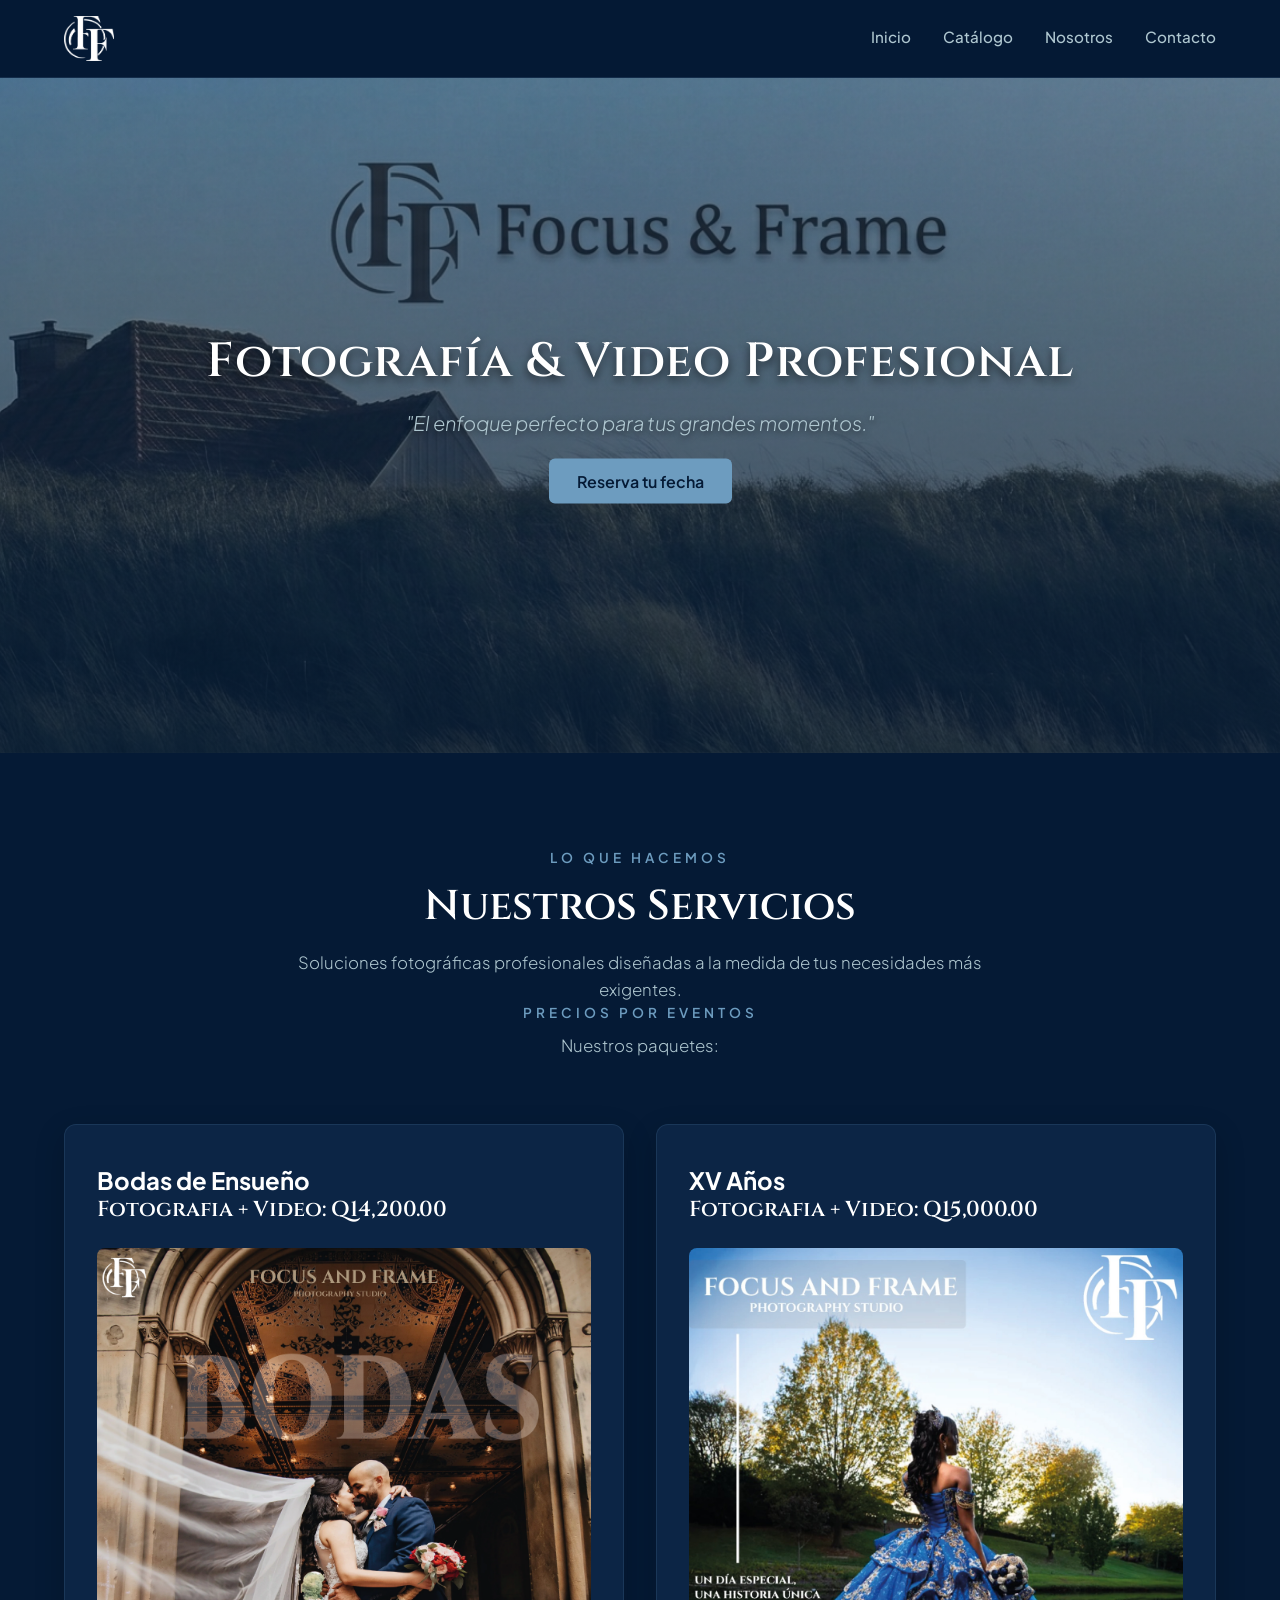
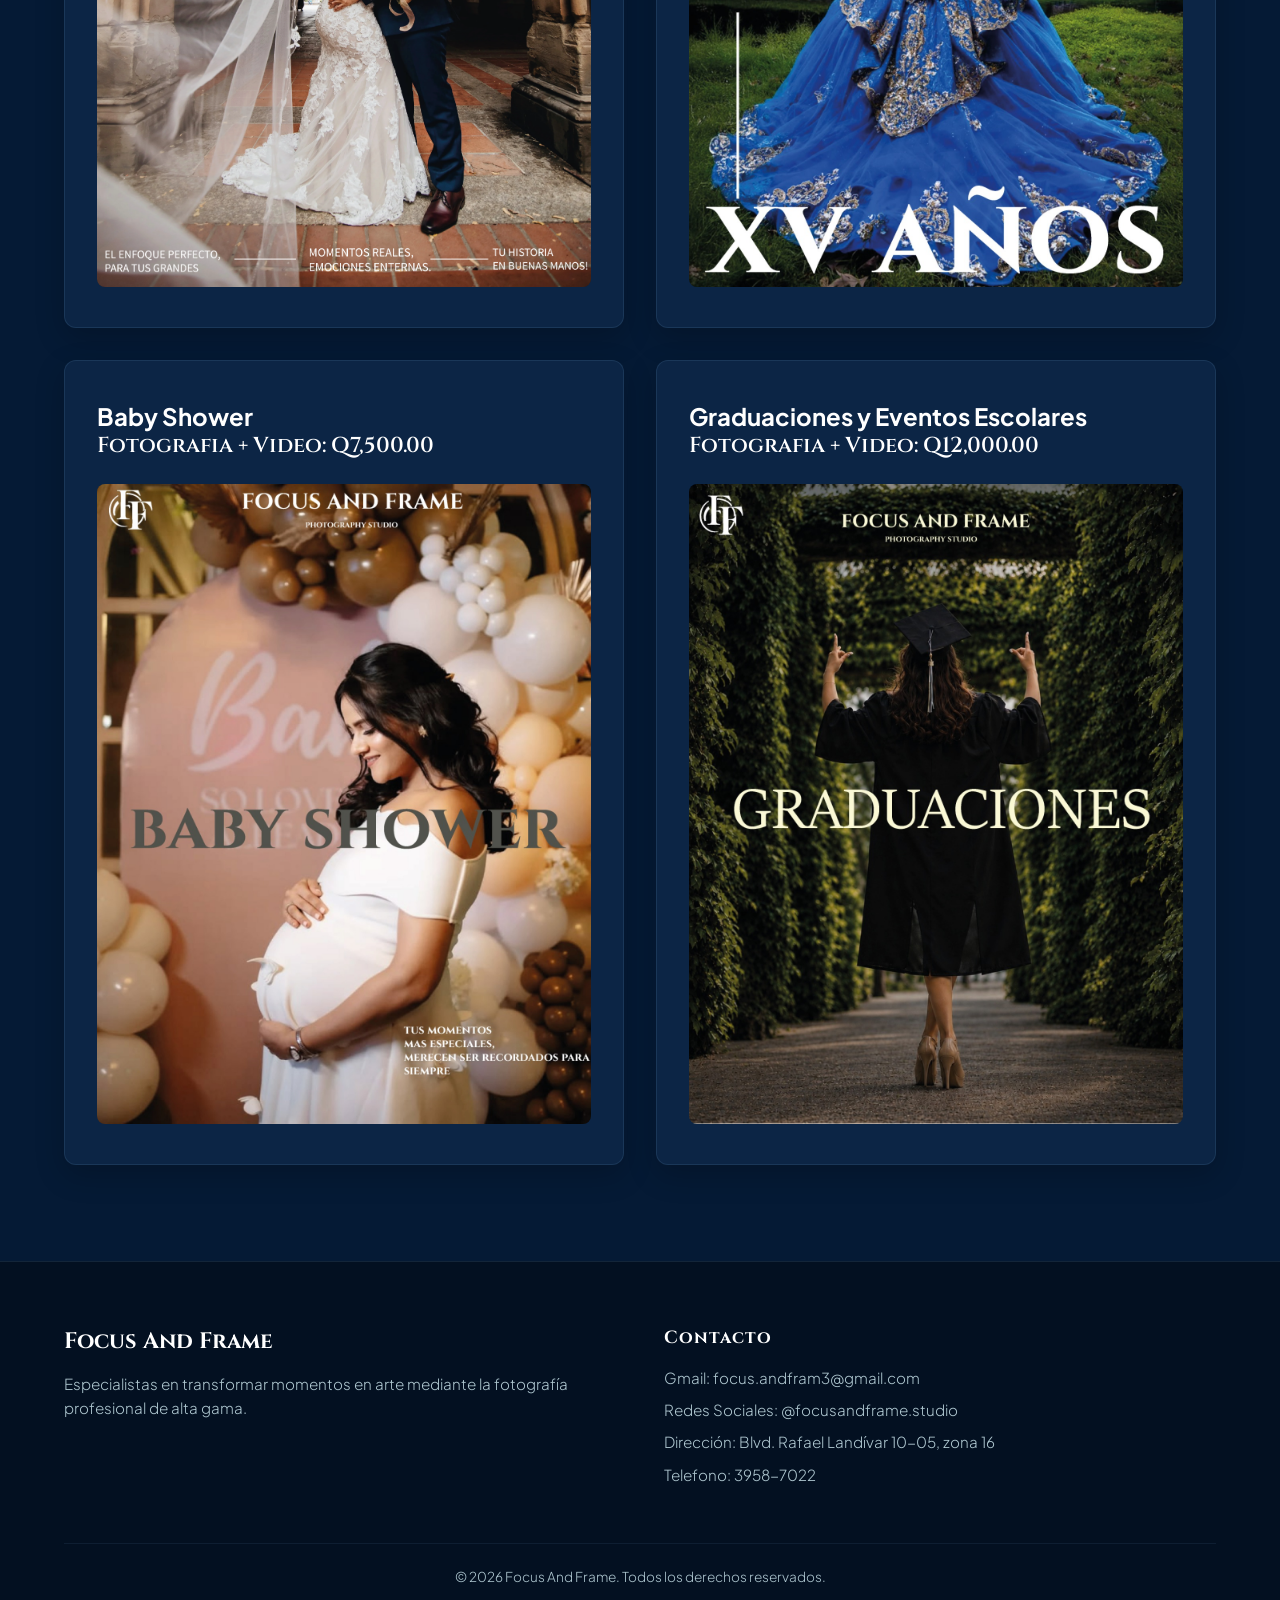
<file: index.html>
<!DOCTYPE html>
<html lang="es">
<head>
    <meta charset="UTF-8">
    <meta name="viewport" content="width=device-width, initial-scale=1.0">
    <title>Focus And Frame - Fotografía Profesional de Lujo</title>

    <!-- Google Fonts (Cinzel y Plus Jakarta Sans) -->
    <link rel="preconnect" href="https://fonts.googleapis.com">
    <link rel="preconnect" href="https://fonts.gstatic.com" crossorigin>
    <link href="https://fonts.googleapis.com/css2?family=Cinzel:wght@500;600;700&family=Plus+Jakarta+Sans:wght@300;400;500;600&display=swap" rel="stylesheet">

    <link rel="stylesheet" href="style.css">
</head>
<body class="contenedor-index">

    <!-- NAVEGACIÓN Y ENCABEZADO -->
    <header class="header">
        <div class="logo">
            <img src="img/logo focus and frame.png" alt="Logo Focus And Frame">
        </div>
        <nav class="nav-links">
            <a href="index.html">Inicio</a>
            <a href="catálogo.html">Catálogo</a>
            <a href="nosotros.html">Nosotros</a>
            <a href="contacto.html">Contacto</a>
        </nav>
    </header>

    <!-- PORTADA -->
    <section class="portada">
        <div class="portada-overlay"></div>
        <img src="img/Banner de inicio.jfif" alt="Banner de inicio">
        <div class="texto-portada">
            <h1>Fotografía & Video Profesional</h1>
            <p>"El enfoque perfecto para tus grandes momentos."</p>

            <!-- Botón interactivo "Reserva tu fecha" -->
            <a href="contacto.html" class="btn-reserva">Reserva tu fecha</a>
        </div>
    </section>

    <!-- CONTENIDO PRINCIPAL / SERVICIOS -->
    <main class="services-section">
        <div class="section-header">
            <h2>Lo que hacemos</h2>
            <h1>Nuestros Servicios</h1>
            <p>Soluciones fotográficas profesionales diseñadas a la medida de tus necesidades más exigentes.</p>
            <h2>Precios Por Eventos</h2>
            <p>Nuestros paquetes:</p>
        </div>

        <div class="services-grid">
            <!-- Tarjeta 1 -->
            <article class="service-card">
                <h2>Bodas de Ensueño</h2>
                <h3>Fotografia + Video: Q14,200.00</h3>
                <img src="img/flayer bodas.png" alt="Flyer Bodas">
            </article>

            <!-- Tarjeta 2 -->
            <article class="service-card">
                <h2>XV Años</h2>
                <h3>Fotografia + Video: Q15,000.00</h3>
                <img src="img/flayer XV años.jpeg" alt="Flyer XV años">
            </article>

            <!-- Tarjeta 3 -->
            <article class="service-card">
                <h2>Baby Shower</h2>
                <h3>Fotografia + Video: Q7,500.00</h3>
                <img src="img/flyer baby shower.jpeg" alt="Flyer Baby Shower">
            </article>

            <!-- Tarjeta 4 -->
            <article class="service-card">
               <h2>Graduaciones y Eventos Escolares</h2>
               <h3>Fotografia + Video: Q12,000.00</h3>
                <img src="img/flayer graduaciones.jpeg" alt="Flyer Graduaciones">
            </article>
        </div>
    </main>

    <!-- FOOTER -->
    <footer class="footer">
        <div class="footer-content">
            <div class="footer-col">
                <h3>Focus And Frame</h3>
                <p>Especialistas en transformar momentos en arte mediante la fotografía profesional de alta gama.</p>
            </div>
            <div class="footer-col">
                <h4>Contacto</h4>
                <p>Gmail: focus.andfram3@gmail.com</p>
                <p>Redes Sociales: @focusandframe.studio</p>
                <p>Dirección: Blvd. Rafael Landívar 10-05, zona 16</p>
                <p>Telefono: 3958-7022</p>
            </div>
        </div>
        <div class="footer-bottom">
            <p>&copy; 2026 Focus And Frame. Todos los derechos reservados.</p>
        </div>
    </footer>
</body>
</html>
</file>
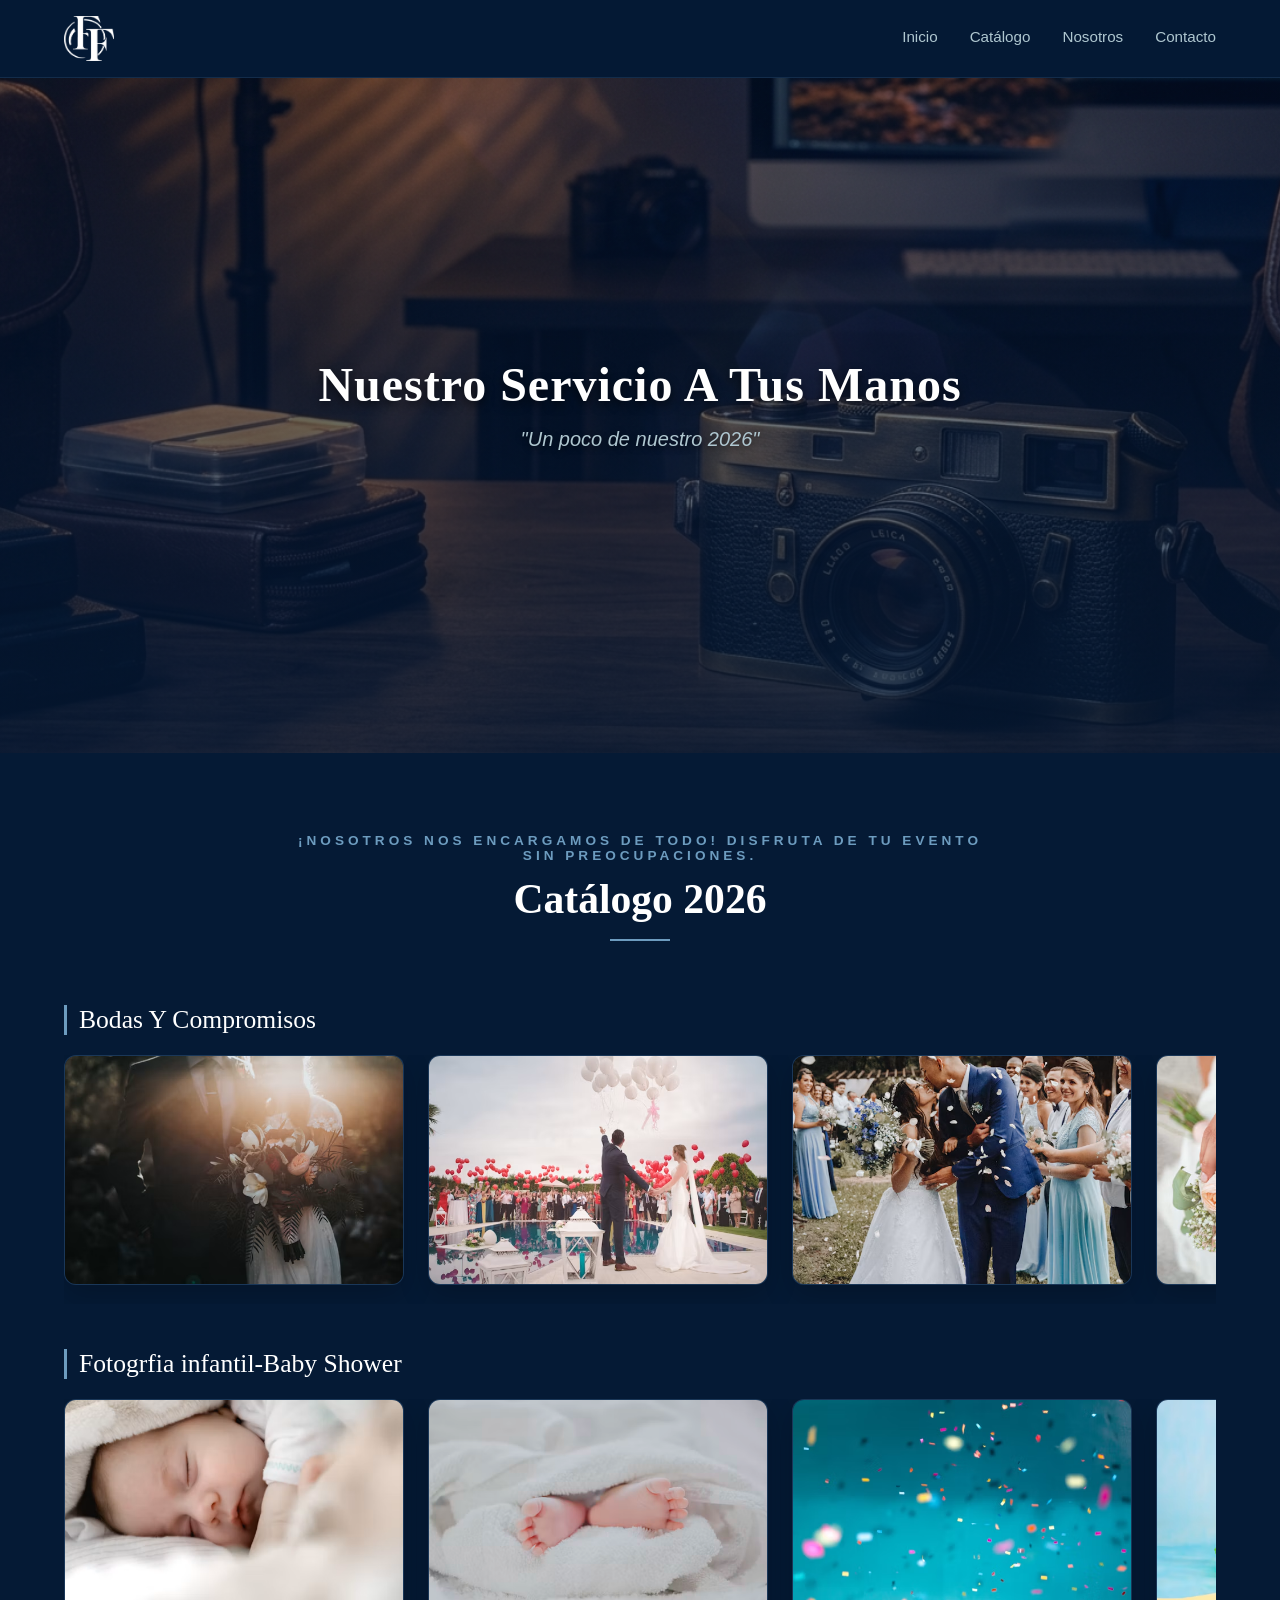
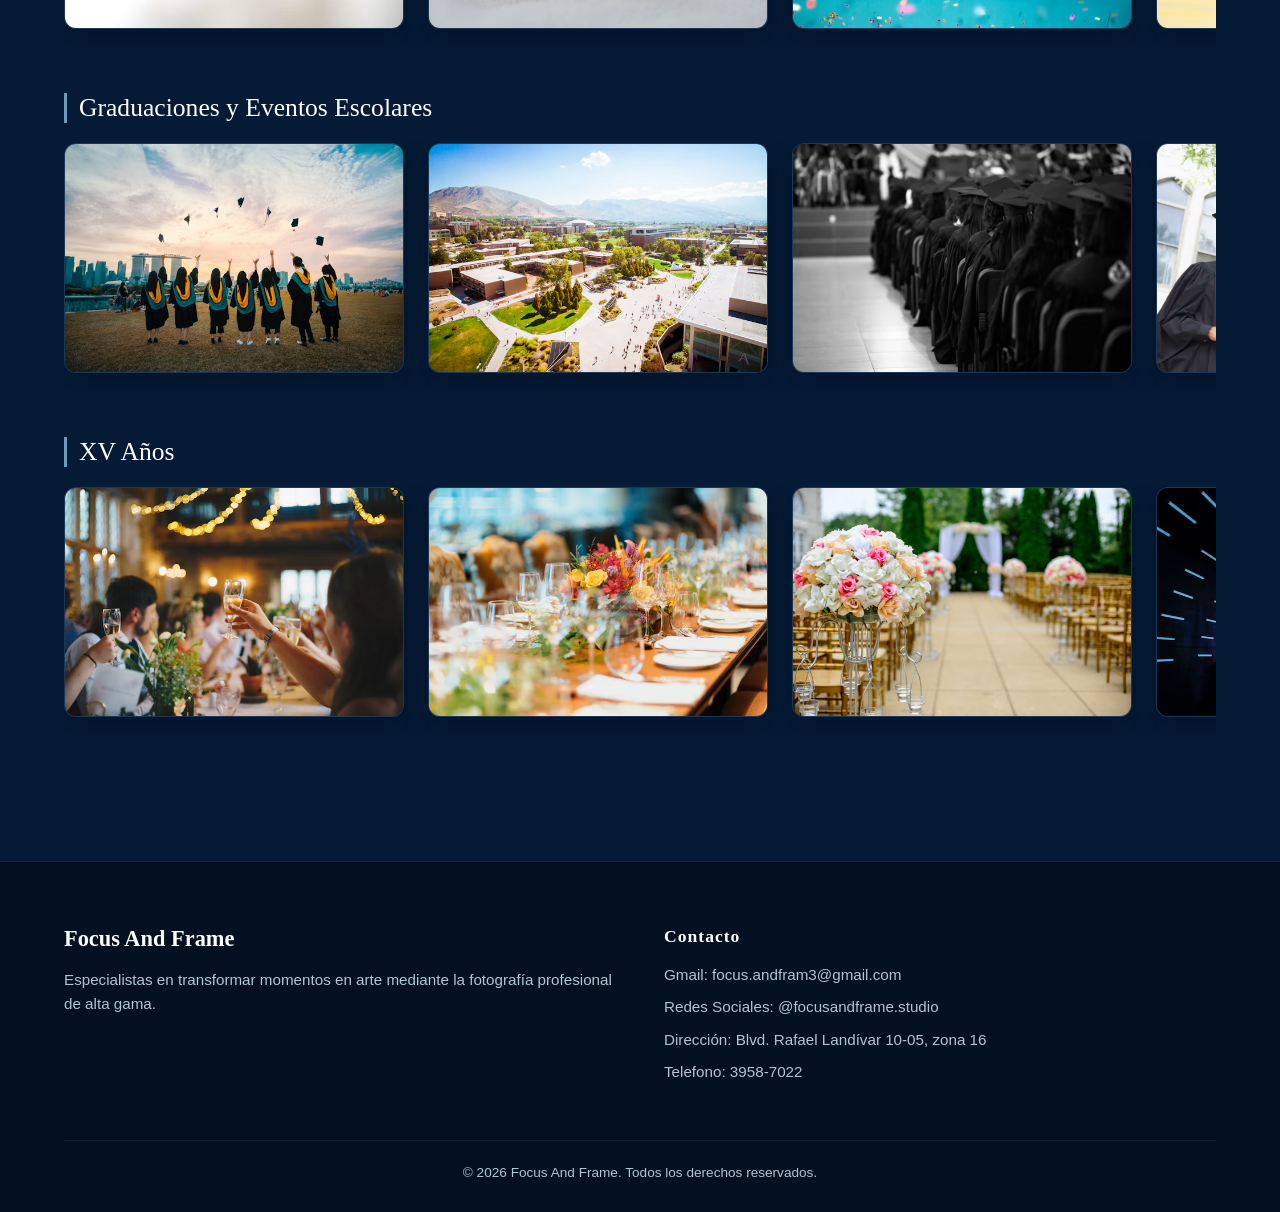
<file: catálogo.html>
<!DOCTYPE html>
<html lang="es">
<head>
    <meta charset="UTF-8">
    <meta name="viewport" content="width=device-width, initial-scale=1.0">
    <title>Catálogo de Eventos</title>
    <link rel="stylesheet" href="style.css">
</head>
<body class="contenedor-catalogo">
     <!-- NAVEGACIÓN Y ENCABEZADO -->
    <header class="header">
        <div class="logo">
            <img src="img/logo focus and frame.png" alt="Logo Focus And Frame">
        </div>
        <nav class="nav-links">
           <a href="index.html">Inicio</a>
            <a href="catálogo.html">Catálogo</a>
            <a href="nosotros.html">Nosotros</a>
            <a href="contacto.html">Contacto</a>
        </nav>
    </header>

      <!-- PORTADA -->
    <section class="portada">
        <div class="portada-overlay"></div>
        <img src="img/Banner de catalogo.jfif" alt="Banner de inicio">
        <div class="texto-portada">
            <h1>Nuestro Servicio A Tus Manos</h1>
            <p>"Un poco de nuestro 2026"</p>
        </div>
    </section>

    <main class="catalog-container">
        <!-- Encabezado de la sección -->
        <header class="catalog-header">
            <p class="subtitle">¡Nosotros nos encargamos de todo! Disfruta de tu evento sin preocupaciones.</p>
            <h1 class="title">Catálogo 2026</h1>
            <div class="underline"></div>
        </header>

        <!-- CARRUSEL 1: Bodas Y Compromisos -->
        <section class="carrusel-seccion">
            <h2>Bodas Y Compromisos</h2>
            <div class="carrusel-contenedor">
                <div class="carrusel-track">
                    <div class="carrusel-item"><img src="img/boda1.avif" alt="Boda 1"></div>
                    <div class="carrusel-item"><img src="img/boda2.avif" alt="Boda 2"></div>
                    <div class="carrusel-item"><img src="img/boda3.avif" alt="Boda 3"></div>
                    <div class="carrusel-item"><img src="img/boda4.avif" alt="Boda 4"></div>
                </div>
            </div>
        </section>

        <!-- CARRUSEL 2: Baby shower -->
        <section class="carrusel-seccion">
            <h2>Fotogrfia infantil-Baby Shower</h2>
            <div class="carrusel-contenedor">
                <div class="carrusel-track">
                    <div class="carrusel-item"><img src="img/Baby1.avif" alt="Baby Shower 1"></div>
                    <div class="carrusel-item"><img src="img/baby2.avif" alt="Baby Shower 2"></div>
                    <div class="carrusel-item"><img src="img/baby3.avif" alt="Baby Shower 3"></div>
                    <div class="carrusel-item"><img src="img/baby4.avif" alt="Baby Shower 4"></div>
                </div>
            </div>
        </section>

        <!-- CARRUSEL 3: Graduaciones y Eventos Escolares -->
        <section class="carrusel-seccion">
            <h2>Graduaciones y Eventos Escolares</h2>
            <div class="carrusel-contenedor">
                <div class="carrusel-track">
                    <div class="carrusel-item"><img src="img/grad1.avif" alt="Graduación 1"></div>
                    <div class="carrusel-item"><img src="img/grad2.avif" alt="Graduación 2"></div>
                    <div class="carrusel-item"><img src="img/grad3.avif" alt="Graduación 3"></div>
                    <div class="carrusel-item"><img src="img/grad4.avif" alt="Graduación 4"></div>
                </div>
            </div>
        </section>

        <!-- CARRUSEL 4: XV años -->
        <section class="carrusel-seccion">
            <h2>XV Años</h2>
            <div class="carrusel-contenedor">
                <div class="carrusel-track">
                    <div class="carrusel-item"><img src="img/xv1.avif" alt="XV Años 1"></div>
                    <div class="carrusel-item"><img src="img/xv2.avif" alt="XV Años 2"></div>
                    <div class="carrusel-item"><img src="img/xv3.avif" alt="XV Años 3"></div>
                    <div class="carrusel-item"><img src="img/xv4.avif" alt="XV Años 4"></div>
                </div>
            </div>
        </section>
    </main>
         
    <!-- FOOTER -->
    <footer class="footer">
        <div class="footer-content">
            <div class="footer-col">
                <h3>Focus And Frame</h3>
                <p>Especialistas en transformar momentos en arte mediante la fotografía profesional de alta gama.</p>
            </div>
            <div class="footer-col">
                <h4>Contacto</h4>
                <p>Gmail: focus.andfram3@gmail.com</p>
                <p>Redes Sociales: @focusandframe.studio</p>
                <p>Dirección: Blvd. Rafael Landívar 10-05, zona 16</p>
                <p>Telefono: 3958-7022</p>
            </div>
        </div>
        <div class="footer-bottom">
            <p>&copy; 2026 Focus And Frame. Todos los derechos reservados.</p>
        </div>
    </footer>
</body>
</html>
</file>
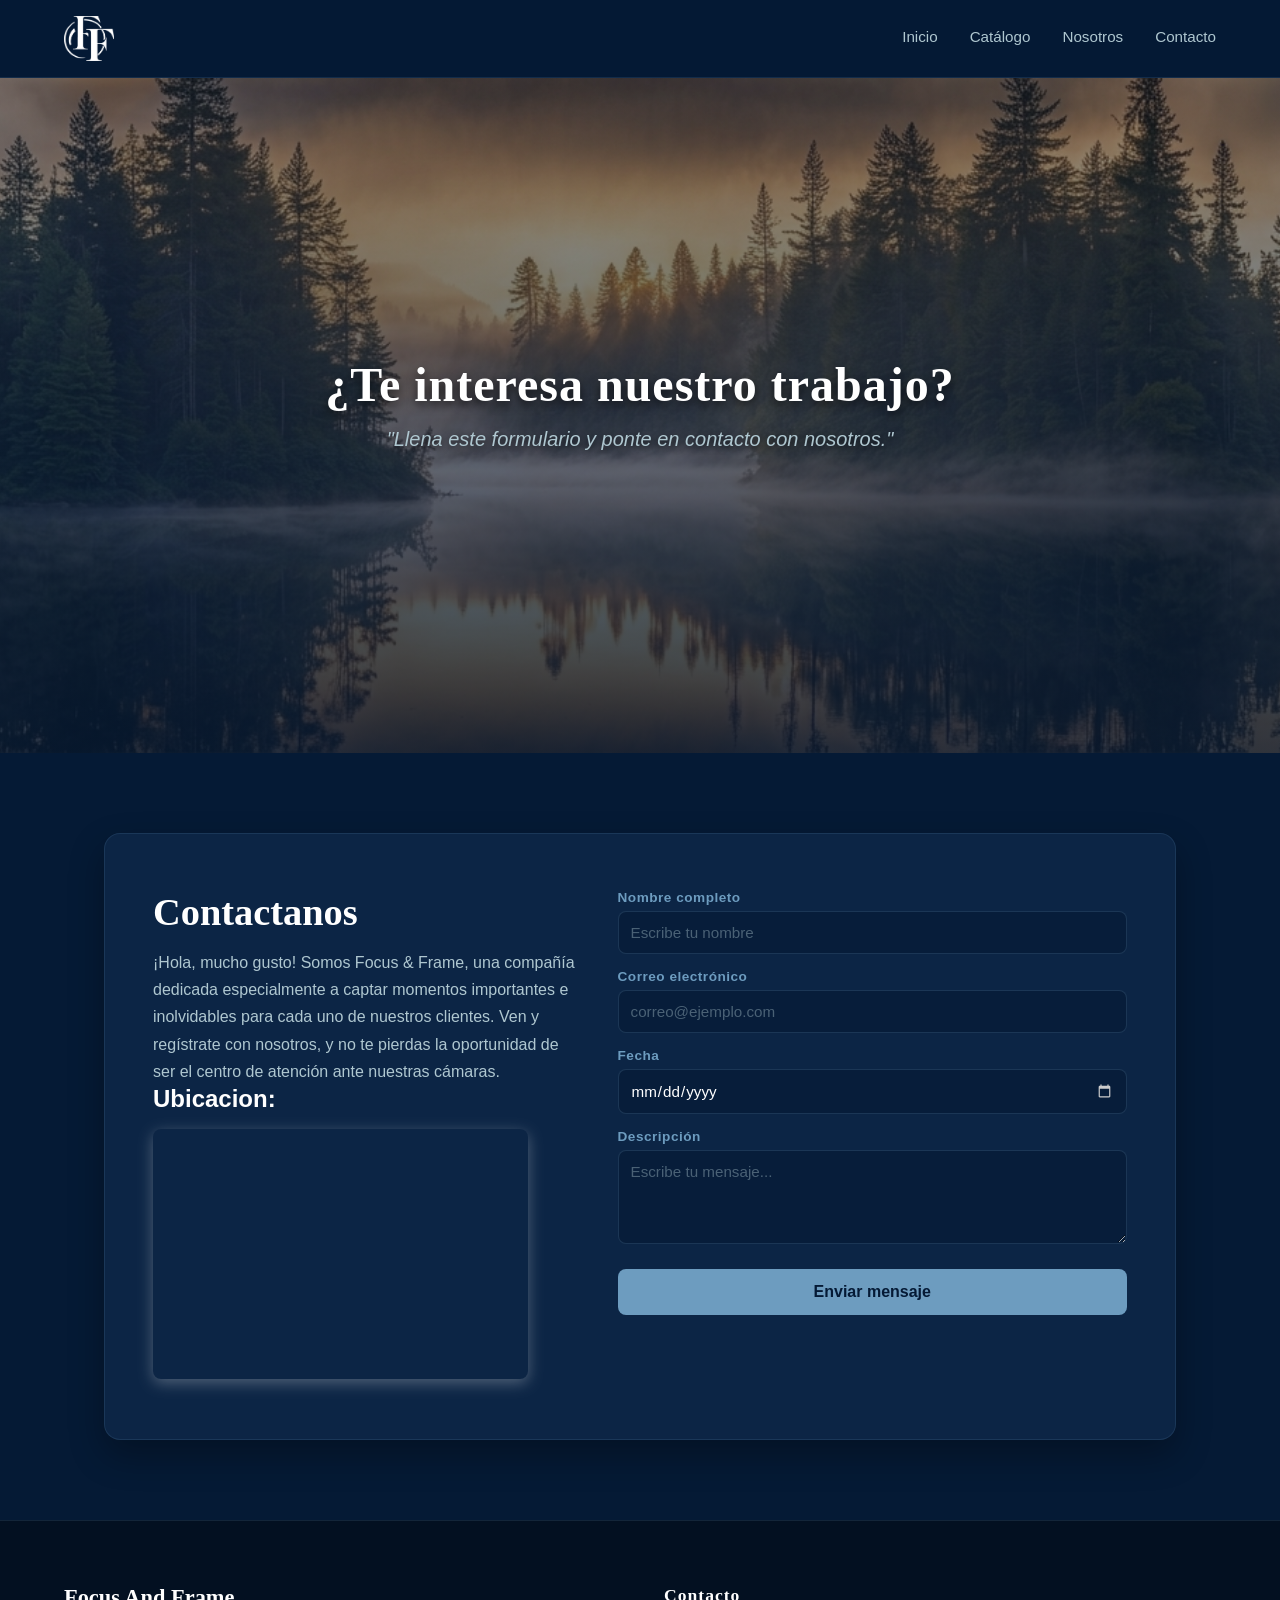
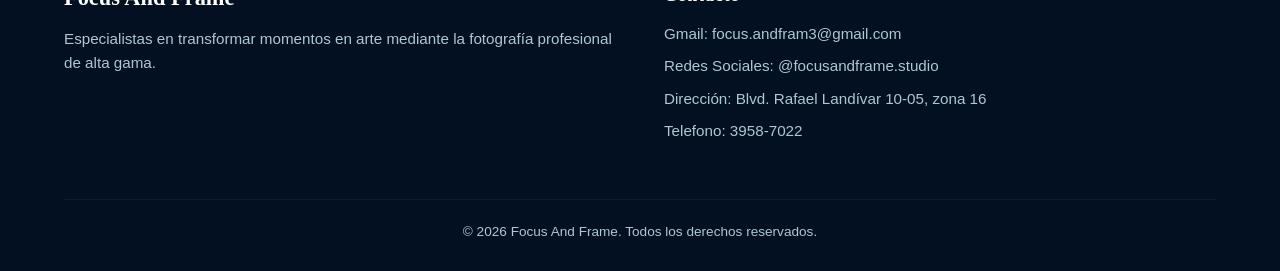
<file: contacto.html>
<!DOCTYPE html>
<html lang="es">
<head>
    <meta charset="UTF-8">
    <meta name="viewport" content="width=device-width, initial-scale=1.0">
    <title>Formulario de Contacto</title>
    <link rel="stylesheet" href="style.css">
</head>
<body class="contenedor-contacto">
     <!-- NAVEGACIÓN Y ENCABEZADO -->
    <header class="header">
        <div class="logo">
            <img src="img/logo focus and frame.png" alt="Logo Focus And Frame">
        </div>
        <nav class="nav-links">
            <a href="index.html">Inicio</a>
            <a href="catálogo.html">Catálogo</a>
            <a href="nosotros.html">Nosotros</a>
            <a href="contacto.html">Contacto</a>
        </nav>
    </header>

      <!-- PORTADA -->
    <section class="portada">
        <div class="portada-overlay"></div>
        <img src="img/Banner de contactanos.jfif" alt="Banner de inicio">
        <div class="texto-portada">
            <h1>¿Te interesa nuestro trabajo?</h1>
            <p>"Llena este formulario y ponte en contacto con nosotros."</p>
        </div>
    </section>

    <div class="contenedor-principal">
        <div class="tarjeta">
            <!-- Sección izquierda -->
            <div class="seccion-texto">
                <h1>Contactanos</h1>
                <p>¡Hola, mucho gusto! Somos Focus & Frame, una compañía dedicada especialmente a captar momentos importantes e inolvidables para cada uno de nuestros clientes. Ven y regístrate con nosotros, y no te pierdas la oportunidad de ser el centro de atención ante nuestras cámaras.</p>
                <h2>Ubicacion:</h2>
            <iframe src="https://www.google.com/maps/embed?pb=!1m18!1m12!1m3!1d3860.8401178990744!2d-90.48983112428532!3d14.60818208587908!2m3!1f0!2f0!3f0!3m2!1i1024!2i768!4f13.1!3m3!1m2!1s0x8589a3008f00defd%3A0x3655784fcde39a9b!2sBlvr.%20Rafael%20Landivar%2010-05%2C%20Cdad.%20de%20Guatemala%2001016!5e0!3m2!1ses-419!2sgt!4v1791996402368!5m2!1ses-419!2sgt" width="375" height="250" style="border:0;" allowfullscreen="" loading="lazy" referrerpolicy="strict-origin-when-cross-origin"></iframe>
            </div>

            <!-- Sección derecha: Formulario -->
            <form class="formulario">
                
                <div class="grupo-input">
                    <label for="nombre">Nombre completo</label>
                    <input type="text" id="nombre" name="nombre" placeholder="Escribe tu nombre">
                </div>

                <div class="grupo-input">
                    <label for="correo">Correo electrónico</label>
                    <input type="email" id="correo" name="correo" placeholder="correo@ejemplo.com">
                </div>

                <div class="grupo-input">
                    <label for="fecha">Fecha</label>
                    <input type="date" id="fecha" name="fecha">
                </div>

                <div class="grupo-input">
                    <label for="descripcion">Descripción</label>
                    <textarea id="descripcion" name="descripcion" rows="4" placeholder="Escribe tu mensaje..."></textarea>
                </div>

                <button type="submit" class="boton-enviar">Enviar mensaje</button>
            </form>
        </div>
    </div>

    <!-- FOOTER -->
    <footer class="footer">
        <div class="footer-content">
            <div class="footer-col">
                <h3>Focus And Frame</h3>
                <p>Especialistas en transformar momentos en arte mediante la fotografía profesional de alta gama.</p>
            </div>
            <div class="footer-col">
                <h4>Contacto</h4>
                <p>Gmail: focus.andfram3@gmail.com</p>
                <p>Redes Sociales: @focusandframe.studio</p>
                <p>Dirección: Blvd. Rafael Landívar 10-05, zona 16</p>
                <p>Telefono: 3958-7022</p>
            </div>
        </div>
        <div class="footer-bottom">
            <p>&copy; 2026 Focus And Frame. Todos los derechos reservados.</p>
        </div>
    </footer>
</body>
</html>
</file>
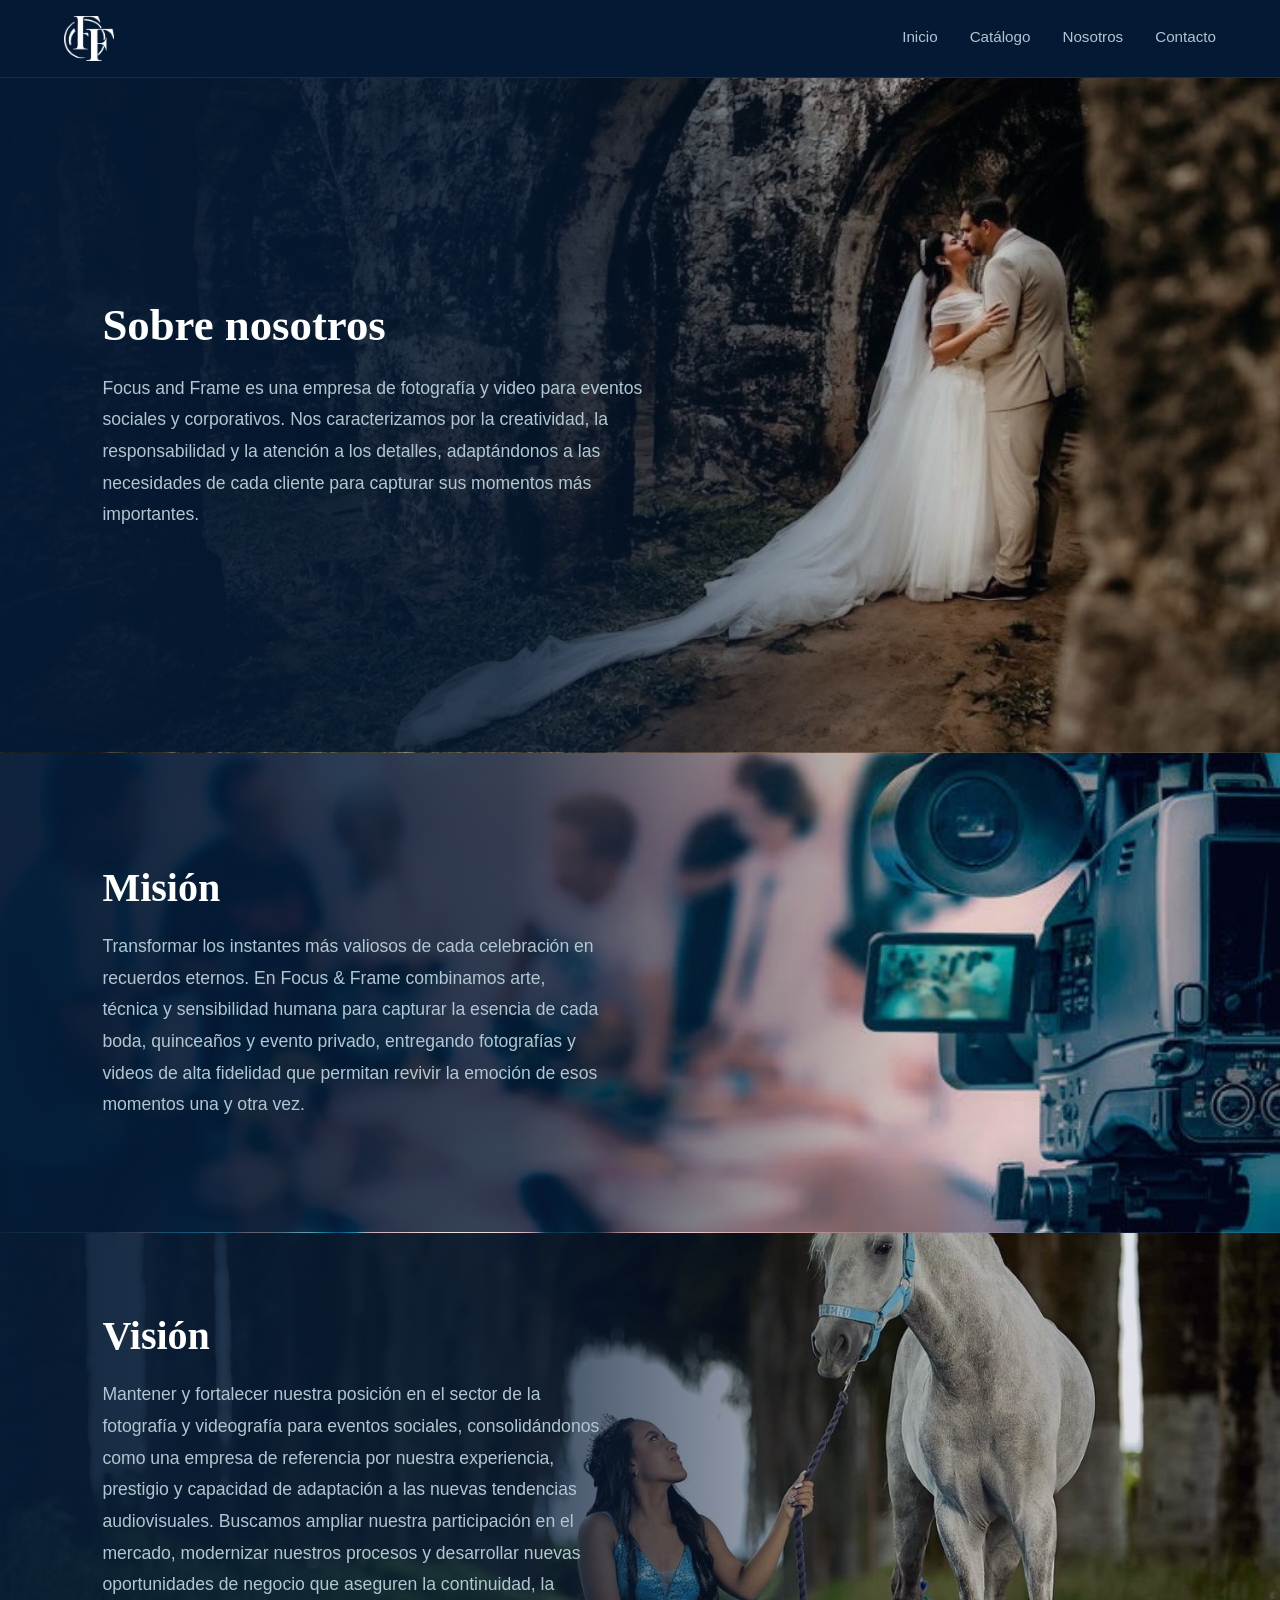
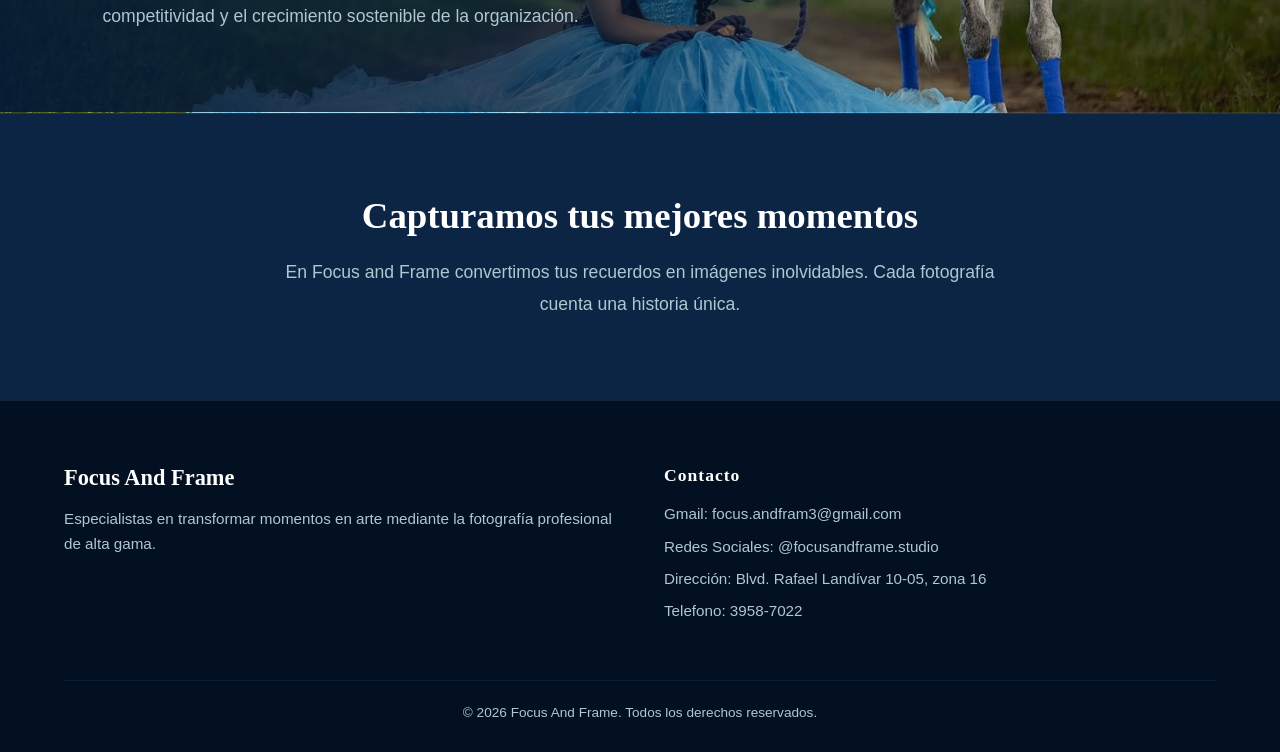
<file: nosotros.html>
<!DOCTYPE html>
<html lang="es">
<head>
    <meta charset="UTF-8">
    <meta name="viewport" content="width=device-width, initial-scale=1.0">
    <title>Nosotros</title>
    <link rel="stylesheet" href="style.css">
</head>

<body class="contenedor-nosotros">
     <!-- NAVEGACIÓN Y ENCABEZADO -->
    <header class="header">
        <div class="logo">
            <img src="img/logo focus and frame.png" alt="Logo Focus And Frame">
        </div>
        <nav class="nav-links">
            <a href="index.html">Inicio</a>
            <a href="catálogo.html">Catálogo</a>
            <a href="nosotros.html">Nosotros</a>
            <a href="contacto.html">Contacto</a>
        </nav>
    </header>
     
    <section class="portada" id="inicio">
        <div class="contenido">
            <h1>Sobre nosotros</h1>
            <p>
                Focus and Frame es una empresa de fotografía y video para eventos sociales y corporativos. Nos caracterizamos por la creatividad, la responsabilidad y la atención a los detalles, adaptándonos a las necesidades de cada cliente para capturar sus momentos más importantes.
            </p>
        </div>
    </section>

    <!-- SECCIÓN MISIÓN -->
    <section class="servicios" id="servicios">
        <div class="texto-servicios">
            <h2>Misión</h2>
            <p>
                Transformar los instantes más valiosos de cada celebración en recuerdos eternos. En Focus & Frame combinamos arte, técnica y sensibilidad humana para capturar la esencia de cada boda, quinceaños y evento privado, entregando fotografías y videos de alta fidelidad que permitan revivir la emoción de esos momentos una y otra vez.
            </p>
        </div>
    </section>

    <!-- SECCIÓN VISIÓN (Ahora está arriba) -->
    <section class="servicios" id="vision">
        <div class="texto-servicios">
            <h2>Visión</h2>
            <p>
                Mantener y fortalecer nuestra posición en el sector de la fotografía y videografía para eventos sociales, consolidándonos como una empresa de referencia por nuestra experiencia, prestigio y capacidad de adaptación a las nuevas tendencias audiovisuales. Buscamos ampliar nuestra participación en el mercado, modernizar nuestros procesos y desarrollar nuevas oportunidades de negocio que aseguren la continuidad, la competitividad y el crecimiento sostenible de la organización.
            </p>
        </div>
    </section>

    <!-- SECCIÓN "CAPTURAMOS TUS MEJORES MOMENTOS" (Ahora está hasta abajo) -->
    <section class="nosotros" id="nosotros">
        <h2>Capturamos tus mejores momentos</h2>
        <p>
            En Focus and Frame convertimos tus recuerdos
            en imágenes inolvidables. Cada fotografía
            cuenta una historia única.
        </p>
    </section>

    <!-- FOOTER -->
    <footer class="footer">
        <div class="footer-content">
            <div class="footer-col">
                <h3>Focus And Frame</h3>
                <p>Especialistas en transformar momentos en arte mediante la fotografía profesional de alta gama.</p>
            </div>
            <div class="footer-col">
                <h4>Contacto</h4>
                <p>Gmail: focus.andfram3@gmail.com</p>
                <p>Redes Sociales: @focusandframe.studio</p>
                <p>Dirección: Blvd. Rafael Landívar 10-05, zona 16</p>
                <p>Telefono: 3958-7022</p>
            </div>
        </div>
        <div class="footer-bottom">
            <p>&copy; 2026 Focus And Frame. Todos los derechos reservados.</p>
        </div>
    </footer>
</body>
</html>
</file>
<file: style.css>
/* ========================================= */
/* --- ESTILOS PARA LA PÁGINA DE INDEX--- */
/* ========================================= */


/* --- Variables Globales --- */
:root {
    --bg-main: #051a35;
    --bg-card: #0c2545;   
    --bg-card-hover: #13335c;
    --accent-light: #6d9cbf; 
    --text-light: #afc7d0;
    --text-white: #ffffff;
    --font-heading: 'Cinzel', serif;
    --font-body: 'Plus Jakarta Sans', sans-serif;
}

/* --- Reseteo y Estilos Generales --- */ 
* {
    margin: 0;
    padding: 0;
    box-sizing: border-box;
}

.contenedor-index {
    background-color: var(--bg-main);
    font-family: var(--font-body);
    color: var(--text-white);
    overflow-x: hidden;
}

/* --- Header --- */
.header {
    background-color: rgba(5, 26, 53, 0.95);
    backdrop-filter: blur(10px);
    position: sticky;
    top: 0;
    z-index: 1000;
    padding: 1rem 5%;
    display: flex;
    justify-content: space-between;
    align-items: center;
    border-bottom: 1px solid rgba(109, 156, 191, 0.15);
}

.logo img {
    height: 45px;
    width: auto;
    display: block;
}

.nav-links {
    display: flex;
    gap: 2rem;
}

.nav-links a {
    color: var(--text-light);
    text-decoration: none;
    font-size: 0.95rem;
    font-weight: 500;
    transition: color 0.3s ease;
    position: relative;
    padding-bottom: 4px;
}

.nav-links a::after {
    content: '';
    position: absolute;
    bottom: 0;
    left: 0;
    width: 0%;
    height: 2px;
    background-color: var(--accent-light);
    transition: width 0.3s ease;
}

.nav-links a:hover {
    color: var(--accent-light);
}

.nav-links a:hover::after {
    width: 100%;
}

/* --- Portada --- */
.portada {
    position: relative;
    width: 100%;
    height: 75vh;
    min-height: 450px;
    overflow: hidden;
}

.portada img {
    width: 100%;
    height: 100%;
    object-fit: cover;
    display: block;
}

.portada-overlay {
    position: absolute;
    top: 0;
    left: 0;
    width: 100%;
    height: 100%;
    background: linear-gradient(to bottom, rgba(5,26,53,0.4), rgba(5,26,53,0.8));
    z-index: 1;
}

.texto-portada {
    position: absolute;
    top: 50%;
    left: 50%;
    transform: translate(-50%, -50%);
    text-align: center;
    color: var(--text-white);
    width: 90%;
    max-width: 900px;
    z-index: 2;
}

.texto-portada h1 {
    font-family: var(--font-heading);
    font-size: 3rem;
    margin-bottom: 1rem;
    font-weight: 600;
    letter-spacing: 1px;
    text-shadow: 0 4px 10px rgba(0, 0, 0, 0.6); 
}

.texto-portada p {
    font-size: 1.25rem;
    color: var(--text-light);
    font-weight: 300;
    font-style: italic;
    text-shadow: 0 2px 6px rgba(0, 0, 0, 0.6);
    margin-bottom: 1.5rem;
}

.btn-reserva {
    display: inline-block;
    padding: 12px 28px;
    background-color: var(--accent-light);
    color: var(--bg-main);
    text-decoration: none;
    font-weight: 600;
    border-radius: 6px;
    font-family: var(--font-body);
    transition: background-color 0.3s ease, transform 0.2s ease, box-shadow 0.3s ease;
}

.btn-reserva:hover {
    background-color: var(--text-white);
    transform: translateY(-3px);
    box-shadow: 0 6px 20px rgba(109, 156, 191, 0.4);
}

/* --- Sección de Servicios --- */
.services-section {
    padding: 6rem 5%;
    max-width: 1300px;
    margin: 0 auto;
}

.section-header {
    text-align: center;
    max-width: 700px;
    margin: 0 auto 4rem auto;
}

.section-header h2 {
    font-size: 0.85rem;
    letter-spacing: 4px;
    color: var(--accent-light);
    margin-bottom: 0.75rem;
    font-weight: 600;
    text-transform: uppercase;
}

.section-header h1 {
    font-family: var(--font-heading);
    font-size: 2.6rem;
    color: var(--text-white);
    margin-bottom: 1rem;
    font-weight: 600;
}

.section-header p {
    color: var(--text-light);
    font-size: 1.05rem;
    font-weight: 300;
    line-height: 1.6;
}

/* --- Grid de Cuadros --- */
.services-grid {
    display: grid;
    grid-template-columns: repeat(2, 1fr);
    gap: 2rem;
}

.service-card {
    background-color: var(--bg-card);
    border: 1px solid rgba(109, 156, 191, 0.15);
    border-radius: 12px;
    padding: 2.5rem 2rem;
    box-shadow: 0 10px 30px rgba(0, 0, 0, 0.2);
    transition: transform 0.3s ease, background-color 0.3s ease, border-color 0.3s ease, box-shadow 0.3s ease;
}

.service-card:hover {
    background-color: var(--bg-card-hover);
    transform: translateY(-8px);
    border-color: var(--accent-light);
    box-shadow: 0 15px 35px rgba(0, 0, 0, 0.4);
}

.service-card h3 {
    font-family: var(--font-heading);
    font-size: 1.35rem;
    color: var(--text-white);
    margin-bottom: 1rem;
    font-weight: 600;
}

.service-card p {
    font-size: 0.95rem;
    line-height: 1.7;
    color: var(--text-light);
    font-weight: 300;
}

/* --- Ajuste de imágenes en las tarjetas --- */
.service-card img {
    width: 100%;
    max-height: 800px;
    object-fit: contain;
    border-radius: 8px;
    margin-top: 1.5rem;
    display: block;
    background-color: rgba(5, 26, 53, 0.3);
}

/* --- Footer --- */
.footer {
    background-color: #031021;
    border-top: 1px solid rgba(109, 156, 191, 0.15);
    padding: 4rem 5% 2rem 5%;
    color: var(--text-light);
}

.footer-content {
    max-width: 1300px;
    margin: 0 auto;
    display: grid;
    grid-template-columns: repeat(auto-fit, minmax(250px, 1fr));
    gap: 3rem;
    margin-bottom: 3rem;
}

.footer-col h3, .footer-col h4 {
    font-family: var(--font-heading);
    color: var(--text-white);
    margin-bottom: 1rem;
}

.footer-col h3 {
    font-size: 1.4rem;
}

.footer-col h4 {
    font-size: 1.1rem;
    letter-spacing: 1px;
}

.footer-col p {
    font-size: 0.95rem;
    line-height: 1.6;
    margin-bottom: 0.5rem;
    font-weight: 300;
}

.footer-col ul {
    list-style: none;
}

.footer-col ul li {
    margin-bottom: 0.5rem;
}

.footer-col ul li a {
    color: var(--text-light);
    text-decoration: none;
    transition: color 0.3s ease;
}

.footer-col ul li a:hover {
    color: var(--accent-light);
}

.footer-bottom {
    text-align: center;
    border-top: 1px solid rgba(109, 156, 191, 0.1);
    padding-top: 1.5rem;
    font-size: 0.85rem;
    font-weight: 300;
}

/* --- Responsivo para pantallas pequeñas --- */
@media (max-width: 768px) {
    .header {
        flex-direction: column;
        gap: 1rem;
        padding: 1rem;
    }

    .nav-links {
        gap: 1.25rem;
    }

    .texto-portada h1 {
        font-size: 2.1rem;
    }

    .texto-portada p {
        font-size: 1rem;
    }

    .section-header h1 {
        font-size: 2.1rem;
    }
    
    .portada {
        height: 60vh;
    }

    .services-grid {
        grid-template-columns: 1fr;
    }
}

/* ========================================= */
/* --- ESTILOS PARA LA PÁGINA DE CATÁLOGO --- */
/* ========================================= */

.contenedor-catalogo {
    background-color: var(--bg-main);
    font-family: var(--font-body);
    color: var(--text-white);
    overflow-x: hidden;
}

.catalog-container {
    max-width: 1300px;
    margin: 0 auto;
    padding: 5rem 5%;
}

.catalog-header {
    text-align: center;
    max-width: 700px;
    margin: 0 auto 4rem auto;
}

.catalog-header .subtitle {
    font-size: 0.85rem;
    letter-spacing: 4px;
    color: var(--accent-light);
    margin-bottom: 0.75rem;
    font-weight: 600;
    text-transform: uppercase;
}

.catalog-header .title {
    font-family: var(--font-heading);
    font-size: 2.6rem;
    color: var(--text-white);
    margin-bottom: 1rem;
    font-weight: 600;
}

.catalog-header .underline {
    width: 60px;
    height: 2px;
    background-color: var(--accent-light);
    margin: 0 auto;
}


/* ========================================= */
/* --- ESTILOS PARA LOS CARRUSELES --- */
/* ========================================= */

.carrusel-seccion {
    margin: 45px auto;
    width: 100%;
}

.carrusel-seccion h2 {
    font-family: var(--font-heading);
    font-size: 1.6rem;
    color: var(--text-white);
    margin-bottom: 1.25rem;
    border-left: 3px solid var(--accent-light);
    padding-left: 12px;
    font-weight: 500;
}

.carrusel-contenedor {
    width: 100%;
    overflow-x: auto;
    white-space: nowrap;
    padding-bottom: 15px;
    scrollbar-width: thin;
    scrollbar-color: var(--accent-light) rgba(109, 156, 191, 0.1);
}

/* barra de desplazamiento */
.carrusel-contenedor::-webkit-scrollbar {
    height: 6px;
}

.carrusel-contenedor::-webkit-scrollbar-track {
    background: rgba(109, 156, 191, 0.05);
    border-radius: 4px;
}

.carrusel-contenedor::-webkit-scrollbar-thumb {
    background: var(--accent-light);
    border-radius: 4px;
}

.carrusel-track {
    display: inline-flex;
    gap: 1.5rem;
}

.carrusel-item {
    width: 340px;
    height: 230px;
    flex-shrink: 0;
    background-color: var(--bg-card);
    border: 1px solid rgba(109, 156, 191, 0.15);
    border-radius: 12px;
    overflow: hidden;
    box-shadow: 0 10px 30px rgba(0, 0, 0, 0.2);
    transition: transform 0.3s ease, border-color 0.3s ease, box-shadow 0.3s ease;
}

.carrusel-item:hover {
    transform: translateY(-6px);
    border-color: var(--accent-light);
    box-shadow: 0 15px 35px rgba(0, 0, 0, 0.4);
}

.carrusel-item img {
    width: 100%;
    height: 100%;
    object-fit: cover;
    display: block;
    transition: transform 0.4s ease;
}

.carrusel-item:hover img {
    transform: scale(1.06);
}


/* ========================================= */
/* --- ESTILOS PÁGINA NOSOTROS --- */
/* ========================================= */

.contenedor-nosotros {
    background-color: var(--bg-main);
    font-family: var(--font-body);
    color: var(--text-white);
    overflow-x: hidden;
}

/* --- Portada (FOTO DE LOS NOVIOS) --- */
.contenedor-nosotros .portada {
    min-height: 520px;
    display: flex;
    align-items: center;
    padding: 60px 8%;
    position: relative;
    background-image: 
        linear-gradient(
            90deg,
            rgba(5, 26, 53, 0.95) 0%,
            rgba(5, 26, 53, 0.8) 40%,
            rgba(5, 26, 53, 0.1) 75%
        ),
        url("img/FOTO DE LOS NOVIOS.jpeg");
    background-size: cover;
    background-position: center;
    background-repeat: no-repeat;
    border-bottom: 1px solid rgba(109, 156, 191, 0.15);
}

.contenedor-nosotros .contenido {
    position: relative;
    z-index: 2;
    max-width: 550px;
    color: var(--text-white);
}

.contenedor-nosotros .contenido h1 {
    font-family: var(--font-heading);
    font-size: 2.8rem;
    margin-bottom: 20px;
    color: var(--text-white);
    font-weight: 600;
    line-height: 1.2;
}

.contenedor-nosotros .contenido p {
    font-size: 1.1rem;
    line-height: 1.8;
    color: var(--text-light);
    font-weight: 300;
}

/* --- Sección Servicios (FONDO DE LA CÁMARA) --- */
.contenedor-nosotros .servicios {
    min-height: 480px;
    display: flex;
    align-items: center;
    padding: 60px 8%;
    position: relative;
    background-image: 
        linear-gradient(
            90deg,
            rgba(5, 26, 53, 0.95) 0%,
            rgba(5, 26, 53, 0.8) 40%,
            rgba(5, 26, 53, 0.1) 75%
        ),
        url("img/FONDO DE LA CÁMARA.jpeg");
    background-size: cover;
    background-position: center;
    background-repeat: no-repeat;
    border-bottom: 1px solid rgba(109, 156, 191, 0.15);
}

.contenedor-nosotros .texto-servicios {
    position: relative;
    z-index: 2;
    max-width: 500px;
    color: var(--text-white);
}

.contenedor-nosotros .texto-servicios h2 {
    font-family: var(--font-heading);
    font-size: 2.5rem;
    margin-bottom: 20px;
    color: var(--text-white);
    font-weight: 600;
}

.contenedor-nosotros .texto-servicios p {
    font-size: 1.1rem;
    line-height: 1.8;
    color: var(--text-light);
    font-weight: 300;
}

/* --- Sección Visión (Vision) --- */
.contenedor-nosotros #vision {
    min-height: 480px;
    display: flex;
    align-items: center;
    padding: 60px 8%;
    position: relative;
    background-image: 
        linear-gradient(
            90deg,
            rgba(5, 26, 53, 0.95) 0%,
            rgba(5, 26, 53, 0.8) 40%,
            rgba(5, 26, 53, 0.1) 75%
        ),
        url("img/foto\ XV\ años.jpg.jpeg");
    background-position: center;
    background-repeat: no-repeat;
    border-bottom: 1px solid rgba(109, 156, 191, 0.15);
}

/* --- Sección Inferior "Sobre nosotros" --- */
.contenedor-nosotros .nosotros {
    padding: 80px 10%;
    text-align: center;
    background-color: var(--bg-card);
    border-top: 1px solid rgba(109, 156, 191, 0.15);
}

.contenedor-nosotros .nosotros h2 {
    font-family: var(--font-heading);
    font-size: 2.3rem;
    margin-bottom: 20px;
    color: var(--text-white);
}

.contenedor-nosotros .nosotros p {
    max-width: 750px;
    margin: 0 auto;
    font-size: 1.1rem;
    line-height: 1.8;
    color: var(--text-light);
    font-weight: 300;
}

/* --- Responsivo para dispositivos móviles --- */
@media (max-width: 700px) {
    .contenedor-nosotros .contenido h1 {
        font-size: 2.1rem;
    }

    .contenedor-nosotros .texto-servicios h2 {
        font-size: 2rem;
    }

    .contenedor-nosotros .portada,
    .contenedor-nosotros .servicios {
        padding: 40px 5%;
        min-height: 400px;
        background-position: center;
    }
}


/* ========================================= */
/* --- ESTILOS PARA LA PÁGINA DE CONTACTO --- */
/* ========================================= */

.contenedor-contacto {
    background-color: var(--bg-main);
    font-family: var(--font-body);
    color: var(--text-white);
    overflow-x: hidden;
}

.contenedor-principal {
    max-width: 1200px;
    margin: 5rem auto;
    padding: 0 5%;
}

.tarjeta {
    background-color: var(--bg-card);
    border: 1px solid rgba(109, 156, 191, 0.15);
    border-radius: 16px;
    padding: 3.5rem 3rem;
    display: flex;
    justify-content: space-between;
    gap: 40px;
    box-shadow: 0 15px 35px rgba(0, 0, 0, 0.3);
}

.seccion-texto {
    flex: 1;
}

.seccion-texto h1 {
    font-family: var(--font-heading);
    font-size: 2.4rem;
    color: var(--text-white);
    margin-bottom: 15px;
    font-weight: 600;
}

.seccion-texto p {
    color: var(--text-light);
    font-size: 1rem;
    line-height: 1.7;
    font-weight: 300;
}

.formulario {
    flex: 1.2;
    display: flex;
    flex-direction: column;
    gap: 15px;
}

.grupo-input {
    display: flex;
    flex-direction: column;
}

.grupo-input label {
    font-size: 0.85rem;
    font-weight: 600;
    color: var(--accent-light);
    margin-bottom: 6px;
    letter-spacing: 0.5px;
}

.grupo-input input,
.grupo-input textarea {
    padding: 12px;
    border: 1px solid rgba(109, 156, 191, 0.2);
    border-radius: 8px;
    font-size: 0.95rem;
    outline: none;
    background-color: rgba(5, 26, 53, 0.6);
    color: var(--text-white);
    font-family: var(--font-body);
    transition: border-color 0.3s ease, background-color 0.3s ease;
}

.grupo-input input:focus,
.grupo-input textarea:focus {
    border-color: var(--accent-light);
    background-color: rgba(5, 26, 53, 0.9);
}

.grupo-input input::placeholder,
.grupo-input textarea::placeholder {
    color: rgba(175, 199, 208, 0.4);
}

.grupo-input input[type="date"]::-webkit-calendar-picker-indicator {
    filter: invert(0.8);
    cursor: pointer;
}

.boton-enviar {
    background-color: var(--accent-light);
    color: var(--bg-main);
    border: none;
    padding: 14px;
    border-radius: 8px;
    font-size: 1rem;
    cursor: pointer;
    font-weight: 600;
    font-family: var(--font-body);
    margin-top: 10px;
    transition: background-color 0.3s ease, transform 0.2s ease, box-shadow 0.3s ease;
}

.boton-enviar:hover {
    background-color: var(--text-white);
    transform: translateY(-2px);
    box-shadow: 0 5px 20px rgba(109, 156, 191, 0.3);
}

@media (max-width: 850px) {
    .tarjeta {
        flex-direction: column;
        padding: 2rem 1.5rem;
    }
}

/* Estilo para el mapa de Google Maps */
.seccion-texto iframe {
    filter: invert(90%) hue-rotate(180deg) contrast(110%);
    border-radius: 8px;
    margin-top: 1rem;
    box-shadow: 0 4px 15px rgba(0, 0, 0, 0.3);
}
</file>
